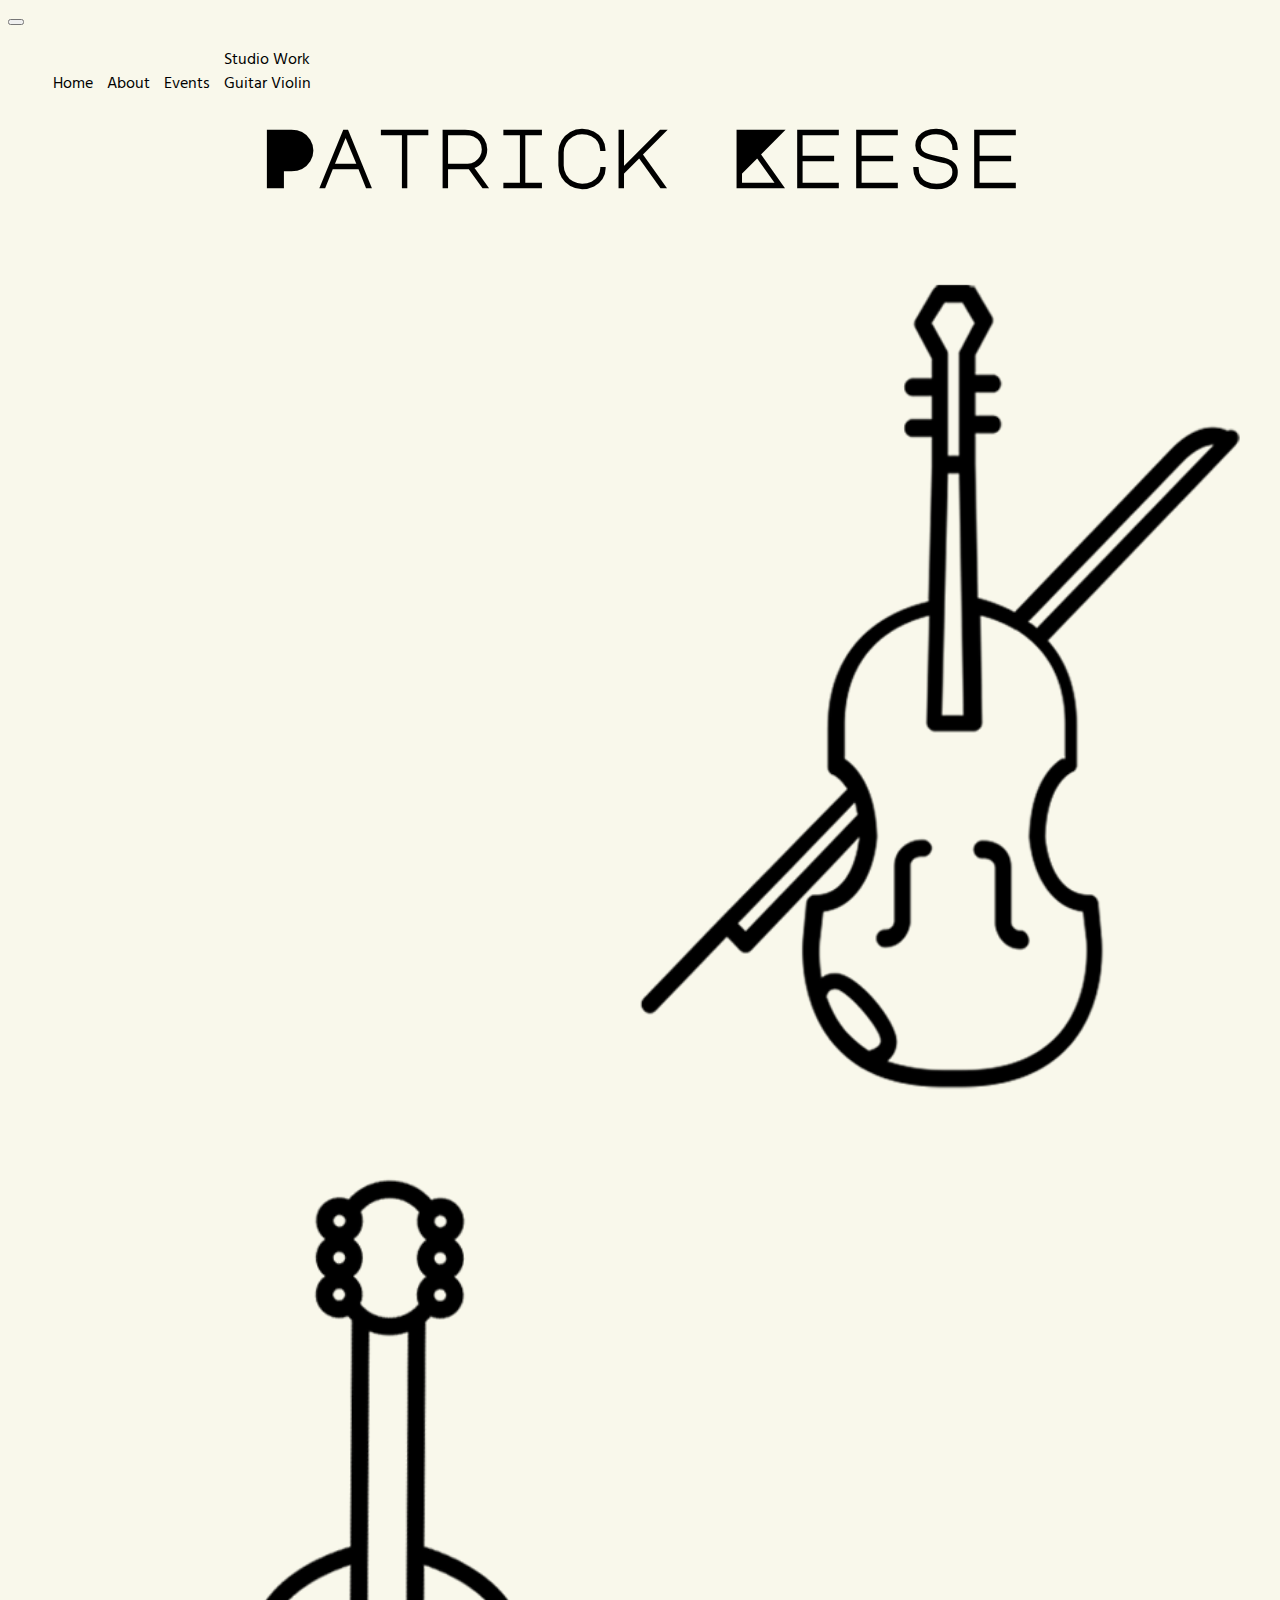
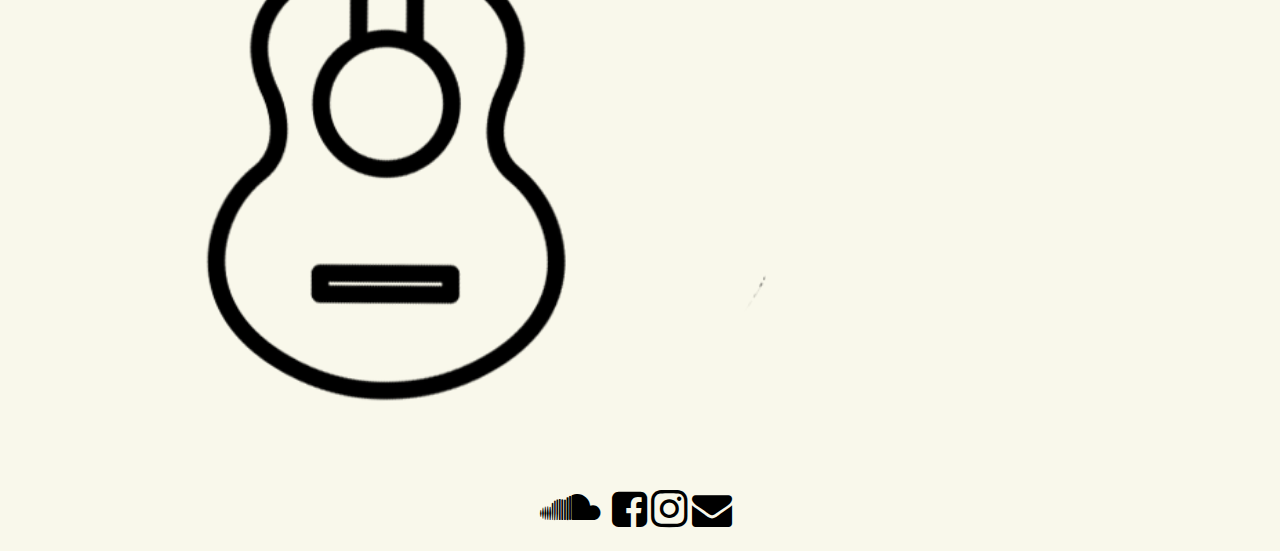
<file: index.html>
<!DOCTYPE html>
<html lang="en">
<head>
    <meta charset="UTF-8">
    <meta name="viewport"
          content="width=device-width, initial-scale=1.0, minimum-scale=1.0, maximum-scale=1.0, user-scalable=no">
    <title>Patrick Keese Music</title>
    <link rel="stylesheet" type="text/css"
          href="./css/styles.css" title="Default Styles" media="screen">
    <link href="https://cdnjs.cloudflare.com/ajax/libs/font-awesome/4.7.0/css/font-awesome.min.css" rel="stylesheet"/>
    <link rel="stylesheet" href="https://maxcdn.bootstrapcdn.com/bootstrap/4.0.0-beta/css/bootstrap.min.css"
          integrity="sha384-/Y6pD6FV/Vv2HJnA6t+vslU6fwYXjCFtcEpHbNJ0lyAFsXTsjBbfaDjzALeQsN6M" crossorigin="anonymous">
</head>
<body class="main container-fluid">

<nav class="navbar navbar-expand-lg navbar-light">
    <a class="navbar-brand" href="#"></a>
    <button class="navbar-toggler" type="button" data-toggle="collapse" data-target="#navbarNav"
            aria-controls="navbarNav" aria-expanded="false" aria-label="Toggle navigation">
        <span class="navbar-toggler-icon"></span>
    </button>
    <div class="collapse navbar-collapse" id="navbarNav">
        <ul class="nav-list nav navbar-nav ml-auto mt-2 nav">
            <li class="nav-item">
                <a class="nav-link" href="index.html">Home</a>
            </li>
            <li class="nav-item">
                <a class="nav-link" href="about.html">About</a>
            </li>
            <li class="nav-item">
                <a class="nav-link" href="#">Events</a>
            </li>
            <li class="nav-item dropdown">
                <a class="nav-link dropdown-toggle" data-toggle="dropdown" href="#" role="button" aria-haspopup="true"
                   aria-expanded="false">Studio Work</a>
                <div class="dropdown-menu">
                    <a class="dropdown-item" href="guitar.html">Guitar</a>
                    <a class="dropdown-item" href="guitar.html">Violin</a>
                </div>
            </li>
        </ul>
    </div>
</nav>

<div class="header-section">
    <div class="row">
        <div class="col-md-12">
            <h1 class="header">Patrick Keese</h1>
        </div>
    </div>
</div>

<div class="instrument-section">
    <div class="row">
        <div class="col-sm-12 instrument-container">
            <div class="row">
                <div class="col-sm-6 col-xs-12 col-md-6 image-container">
                    <div class="instrument-content">
                        <img class="right" src="img/violin.png">
                        <div class="overlay violin-overlay">
                            <p class="instrument-desc">Violin Work</p>
                        </div>
                    </div>
                </div>

                <div class="col-sm-6 col-xs-12 col-md-6 image-container">
                    <div class="instrument-content">
                        <img class="left" src="img/guitar.png">
                        <div class="overlay guitar-overlay">
                            <p class="instrument-desc">Guitar Work</p>
                        </div>
                    </div>
                </div>
            </div>
        </div>
    </div>
</div>

<div class="contact-container">
    <ul class="fa-icons ">
        <li class="col-xs-2 col-xs-offset-2 col-sm-2 col-sm-offset-2 col-md-2 col-md-offset-2 col-lg-1">
            <a href="#" class="soundcloud"></a>
        </li>
        <li class="col-xs-2 col-sm-2 col-md-2 col-lg-1">
            <a href="#" class="facebook"></a>
        </li>
        <li class="col-xs-2 col-sm-2 col-md-2 col-lg-1">
            <a href="#" class="instagram"></a>
        </li>
        <li class="col-xs-2 col-sm-2 col-md-2 col-lg-1">
            <a href="#" class="mail"></a>
        </li>
    </ul>
</div>
<!-- Optional JavaScript -->
<!-- jQuery first, then Popper.js, then Bootstrap JS -->
<script src="https://code.jquery.com/jquery-3.2.1.slim.min.js"
        integrity="sha384-KJ3o2DKtIkvYIK3UENzmM7KCkRr/rE9/Qpg6aAZGJwFDMVNA/GpGFF93hXpG5KkN"
        crossorigin="anonymous"></script>
<script src="https://cdnjs.cloudflare.com/ajax/libs/popper.js/1.11.0/umd/popper.min.js"
        integrity="sha384-b/U6ypiBEHpOf/4+1nzFpr53nxSS+GLCkfwBdFNTxtclqqenISfwAzpKaMNFNmj4"
        crossorigin="anonymous"></script>
<script src="https://maxcdn.bootstrapcdn.com/bootstrap/4.0.0-beta/js/bootstrap.min.js"
        integrity="sha384-h0AbiXch4ZDo7tp9hKZ4TsHbi047NrKGLO3SEJAg45jXxnGIfYzk4Si90RDIqNm1"
        crossorigin="anonymous"></script>
</body>
</html>
</file>
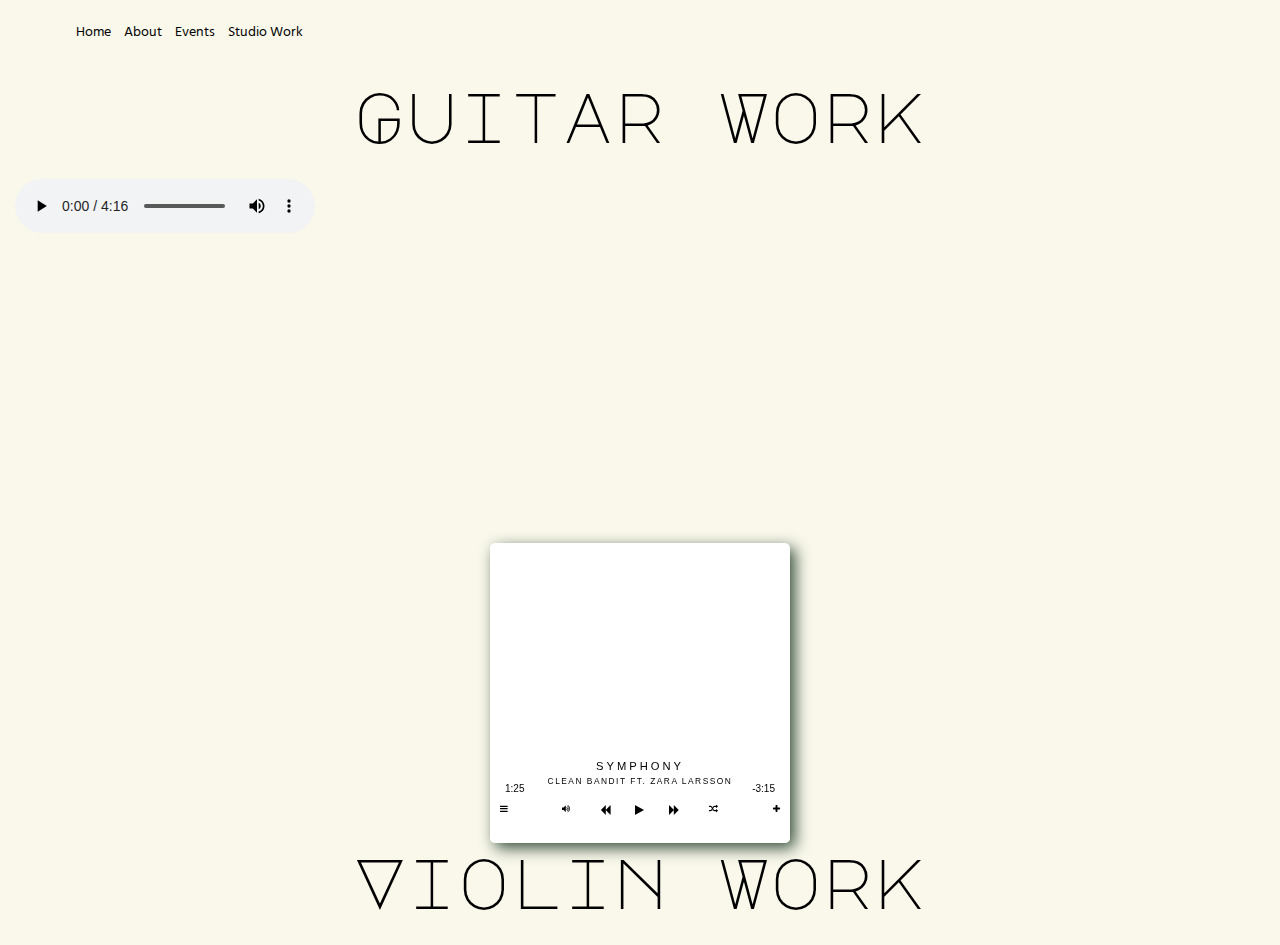
<file: guitar.html>
<!DOCTYPE html>
<html lang="en">
<head>
    <meta charset="UTF-8">
    <meta name="viewport"
          content="width=device-width, initial-scale=1.0, minimum-scale=1.0, maximum-scale=1.0, user-scalable=no">
    <title>Patrick Keese Music</title>
    <link rel="stylesheet" type="text/css"
          href="./css/styles.css" title="Default Styles" media="screen">
    <link rel="stylesheet" type="text/css"
          href="./css/audio-player.css" title="Default Styles" media="screen">
    <link href="https://cdnjs.cloudflare.com/ajax/libs/font-awesome/4.7.0/css/font-awesome.min.css" rel="stylesheet"/>
    <link rel="stylesheet" href="https://maxcdn.bootstrapcdn.com/bootstrap/3.3.7/css/bootstrap.min.css"
          integrity="sha384-BVYiiSIFeK1dGmJRAkycuHAHRg32OmUcww7on3RYdg4Va+PmSTsz/K68vbdEjh4u" crossorigin="anonymous">

    <script src="http://code.jquery.com/jquery-1.7.1.js" type="text/javascript"></script>
    <script src="https://cdnjs.cloudflare.com/ajax/libs/popper.js/1.11.0/umd/popper.min.js"
            integrity="sha384-b/U6ypiBEHpOf/4+1nzFpr53nxSS+GLCkfwBdFNTxtclqqenISfwAzpKaMNFNmj4"
            crossorigin="anonymous"></script>
    <script src="js/audioPlayer.js"></script>
<body class="main container-fluid">

<nav class="navbar navbar-expand-lg navbar-light bg-light">
    <div class="collapse navbar-collapse" id="navbarTogglerDemo01">
        <ul class="nav-list mr-auto mt-2 mt-lg-0">
            <li class="nav-item">
                <a class="nav-link" href="index.html">Home</a>
            </li>
            <li class="nav-item">
                <a class="nav-link" href="about.html">About</a>
            </li>
            <li class="nav-item">
                <a class="nav-link" href="#">Events</a>
            </li>
            <li class="nav-item">
                <a class="nav-link" href="guitar.html">Studio Work</a>
            </li>
        </ul>
    </div>
</nav>

<div class="header-section">
    <div class="row">
        <div class="col-md-12">
            <h1 class="header">Guitar Work</h1>
        </div>
    </div>
</div>

<div class="audio-samples">
    <audio controls>
        <source src="audio/demo.m4a" type="audio/mp4">
        Your browser does not support the audio element.
    </audio>
</div>

<iframe width="100%" height="300" scrolling="no"
        frameborder="no" allow="autoplay"
        src="https://w.soundcloud.com/player/?url=https%3A//api.soundcloud.com/tracks/534511341&color=%23ff5500&auto_play=false&hide_related=false&show_comments=false&show_user=false&show_reposts=false&show_teaser=false&visual=false"></iframe>

<div id="player">
    <div class="album">
        <div class="heart"><i class="fas fa-heart"></i></div>
    </div>
    <div class="info">
        <div class="progress-bar">
            <div class="time--current">1:25</div>
            <div class="time--total">-3:15</div>
            <div class="fill"></div>
        </div>
        <div class="currently-playing">
            <h2 class="song-name">Symphony</h2>
            <h3 class="artist-name">Clean Bandit ft. Zara Larsson</h3>
        </div>
        <div class="controls">
            <div class="option"><i class="fa fa-bars"></i></div>
            <div class="volume"><i class="fa fa-volume-up"></i></div>
            <div class="previous"><i class="fa fa-backward"></i></div>
            <div class="play"><i class="fa fa-play"></i></div>
            <div class="pause"><i class="fa fa-pause"></i></div>
            <div class="next"><i class="fa fa-forward"></i></div>
            <div class="shuffle"><i class="fa fa-random"></i></div>
            <div class="add"><i class="fa fa-plus"></i></div>
        </div>
    </div>
</div>


<div class="header-section">
    <div class="row">
        <div class="col-md-12">
            <h1 class="header">Violin Work</h1>
        </div>
    </div>
</div>
<!-- jQuery first, then Popper.js, then Bootstrap JS -->
</body>
</html>
</file>
<file: css/styles.css>
@import url('https://fonts.googleapis.com/css?family=Major+Mono+Display|Montserrat|Questrial|Quicksand|Raleway');
@import url('https://fonts.googleapis.com/css?family=Questrial|Work+Sans');
@import url('https://fonts.googleapis.com/css?family=Didact+Gothic|Hind+Vadodara|Poiret+One|Pontano+Sans|Questrial|Work+Sans');
/*font-family: 'Raleway', sans-serif;*/
/*font-family: 'Questrial', sans-serif;*/
/*font-family: 'Quicksand', sans-serif;*/
/*font-family: 'Montserrat', sans-serif;*/
/*font-family: 'Major Mono Display', monospace;*/

/*font-family: 'Work Sans', sans-serif;*/
/*font-family: 'Questrial', sans-serif;*/

/*font-family: 'Poiret One', cursive;*/
/*font-family: 'Pontano Sans', sans-serif;*/
/*font-family: 'Hind Vadodara', sans-serif;*/
/*font-family: 'Didact Gothic', sans-serif;*/
/*body * {*/
/*font-family: 'Open Sans', sans-serif;*/
/*}*/

/*global styles*/
a {
    color: black !important;
    text-decoration: none !important;
}

a:hover {
    color: #49888c !important;
}

.main {
    background: #dad18229;
    color: black;
}



/* navbar */
.navbar-container {
    background-color: white;
    margin-left: 55%;
    padding-top: 15px;
    text-align: center;
}

.nav-list {
    margin-top: 15px;
    text-decoration: none;
    font-size: 1em;
    font-family: 'Hind Vadodara', sans-serif;
}

.nav-list li {
    display: inline-block;
    padding: 5px;
}

.nav-list li a {
    text-decoration: none;
}

/* Fixes dropdown menus placed on the right side */
.ml-auto .dropdown-menu {
    left: auto !important;
    right: 0;
}


@media only screen and (max-width: 2561px) and (min-width: 1441px) {
    .nav-list li {
        font-size: 2em;
    }
}

/*header*/
.header-section {
    margin-bottom: 25px;
}
.header {
    margin: 0 auto;
    text-align: center;
    font-family: 'Major Mono Display', monospace;
    font-size: 60px;
}

@media only screen and (max-width: 1024px) and (min-width: 769px) {
    .header {
        font-size: 4em;
    }
}

@media only screen and (max-width: 1441px) and (min-width: 1025px) {
    .header {
        font-size: 5em;
    }
}

@media only screen and (max-width: 2560px) and (min-width: 1441px) {
    .header {
        font-size: 8em;
    }
}



/*front page images*/
.instrument-container .instrument-content {
    display:block;
    position: relative;
}

.instrument-container .right {
    width: 60%;
    margin-left: 45%;
    display: block;
}

/*front page images*/
.instrument-container .left {
    width: 60%;
    margin-right: 45%;
    display: block;
}

.instrument-content:hover .overlay {
    opacity: .9;
}

.overlay {
    position: absolute;
    top: 0;
    bottom: 0;
    right: 0;
    height: 100%;
    width: 50%;
    opacity: 0;
    transition: .5s ease;
    background-color: rgb(27,27,27);
}

.violin-overlay {
    left: 48%;
}

.guitar-overlay {
    left: 4%;
}

.instrument-desc {
    height: 100%;
    display: flex;
    color: white;
    text-align: center;
    justify-content:center;
    align-content:center;
    flex-direction: column;
    font-size: 35px;
    padding: 10px;
    font-family: 'Major Mono Display', monospace;

}

@media only screen and (max-width: 780px) and (min-width: 415px) {
    .instrument-desc {
        font-size: 23px;
    }
}

@media only screen and (max-width: 575px) {
    .instrument-container .right {
        margin: 0 auto;
    }

    .instrument-container .violin-overlay {
        left: 24%;
    }

    .instrument-container .guitar-overlay {
        left: 24%;
    }

    .instrument-container .left {
        margin: 0 auto;
    }
}

@media only screen and (max-width: 350px) {
    .instrument-desc {
        font-size: 23px;
    }
}

/*about page*/
.about-header {
    float: left;
    padding: 20px;
    font-size: 41px;
    margin-top: -39px;
}

.about-container {
    padding: 30px;
    display: flex;
    justify-content: center;
    align-content: flex-start;
    border: 1px solid #000000;
}

.profile-image {
    margin: 0 auto;
    width: 300px;
    height: 300px;
    background-image: url(../img/guitar.jpg);
    background-position: 5px -99px;
    border-radius: 50%;
    background-size: cover;
    background-repeat: no-repeat;
}

.about-description {
    align-items: center;
    justify-content: center;
}

.about-description p {
    padding: 25px;
}




/*contact icons*/

.contact-container {
    margin-top: 3%;
}
.fa-icons {
    padding: 0;
    text-align: center;
}

.fa-icons li {
    visibility: hidden;
    display: inline-block;
}

.fa-icons li a:after {
    font-family: 'FontAwesome' !important;
    visibility: visible;
}

.fa-icons li a:hover {
    color: #49888c;
}

.soundcloud {
    position: relative;
    left: -8px;
    font-size: 47px;
}

.soundcloud:after {
    content: '\f1be';
}

.mail {
    font-size: 40px;
}

.mail:after {
    content: '\f0e0';
}

.facebook {
    font-size: 41px;
}

.facebook:after {
    content: '\f082';
}

.instagram {
    font-size: 43px;
}

.instagram:after {
    content: '\f16d';

}

@media only screen and (max-width: 2561px) and (min-width: 1441px) {
    .facebook, .instagram, .mail, .soundcloud {
        font-size: 4em;
    }
}

/*icon section*/
</file>
<file: css/audio-player.css>
#player {
    background: #FFFF;
    position: relative;
    margin: auto;
    width: 300px;
    height: 300px;
    overflow: hidden;
    border-radius: 5px;
    box-shadow: 5px 5px 15px #364F3C;
    -webkit-transition: all .5s ease-in-out;
    transition:all .5s ease-in-out;
}

#player:hover {
    transform: scale(1.05);
}

.album {
    background: url('http://4.bp.blogspot.com/-pcPjBBdE_K8/U7v4oEX3M8I/AAAAAAAAD2I/6dWyzgiPzkQ/s1600/Clean+BAndit+Album+.jpg') no-repeat;
    background-size: 300px;
    width: 100%;
    height: 100%;
    border-radius: 5px;
    position: absolute;
}

.heart {
    position: absolute;
    right: 0;
    color: #FFFF;
    margin: 10px;
    transition: all .4s ease;
}

.clicked {
    color: #49654D;
    transform: scale(1.2);
    transition: all .4s ease;
}

.info {
    height: 115px;
    width: 100%;
    position: absolute;
    bottom:0;
    background: rgba(255, 255, 255, .85);
    transform: translateY(35px);
    transition: all .5s ease-in-out;
}

.up {
    transform: translateY(0px);
}

.progress-bar {
    height: 5px;
    width: 73%;
    margin: 6% auto;
    background: #000000;
    border-radius: 10px;
    /*font-family: $font;*/
}

.fill {
    background-color: #000000;
    width: 35%;
    height: 0.3rem;
    border-radius: 2px;
}

.time--current, .time--total {
    color: #000000;
    font-size: 10px;
    position: absolute;
    margin-top: -2px;
}

.time--current {
    left: 15px;
}

.time--total {
    right: 15px;
}

.currently-playing {
    text-align: center;
    margin-top: -3px;
}

.song-name, .artist-name {
    /*font-family: $font;*/
    text-transform: uppercase;
    margin: 0;
}

.song-name {
    font-size: .8em;
    letter-spacing: 3px;
    color: #000000;
}

.artist-name {
    font-size: .6em;
    letter-spacing: 1.5px;
    /*color: lighten($dark, 15%);*/
    color: #000000;
    margin-top: 5px;
}

.controls {
    display: flex;
    align-items: center;
    font-size: .8em;
    justify-content: center;
    /*color: $secondary;*/
    color: #000000;
}
.play, .pause {
    margin: 15px 25px;
    /*color: darken($secondary, 10%);*/
    color: #000000;

}
.option {
    left: 10px;
    position: absolute;
    font-size: .8em;
}
.add {
    right: 10px;
    position: absolute;
    font-size: .8em;
}
.volume {
    margin-right: 30px;
    font-size: .8em;
}
.shuffle {
    margin-left: 30px;
    font-size: .8em;
}

.play, .pause, .next, .previous, .option, .add, .volume, .shuffle {
    font-family: 'Open Sans', sans-serif;
    transition: all .5s ease;
    color: #000000;
}

/*.play:hover, .pause:hover, .next:hover, .previous, .option, .add, .volume, .shuffle*/
</file>
